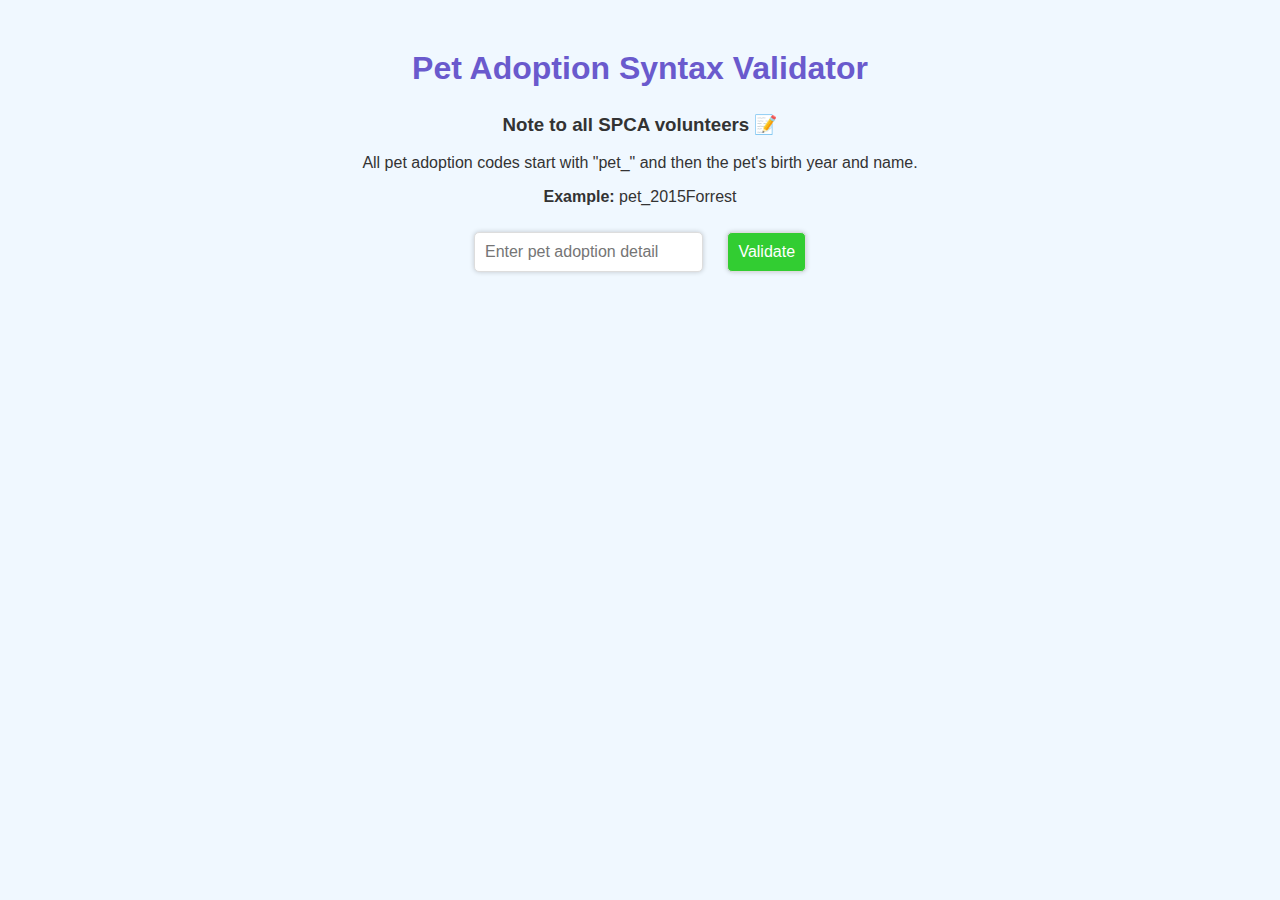
<file: module 1 jsl01/index.html>
<!DOCTYPE html>
<html>
<head>
    <title>Pet Adoption Validator</title>
    <link rel="stylesheet" href="index.css">
    <script src="script.js" defer></script>
</head>
<body>
    <h2>Pet Adoption Syntax Validator</h2>
    <h3>Note to all SPCA volunteers 📝</h3>
    <p>All pet adoption codes start with "pet_" and then the pet's birth year and name.</p>
    <p><strong>Example:</strong> pet_2015Forrest</p>
    <input type="text" id="petInput" placeholder="Enter pet adoption detail">
    <button onclick="validateSyntax()">Validate</button>
    <p id="result"></p>
</body>
</html>
</file>
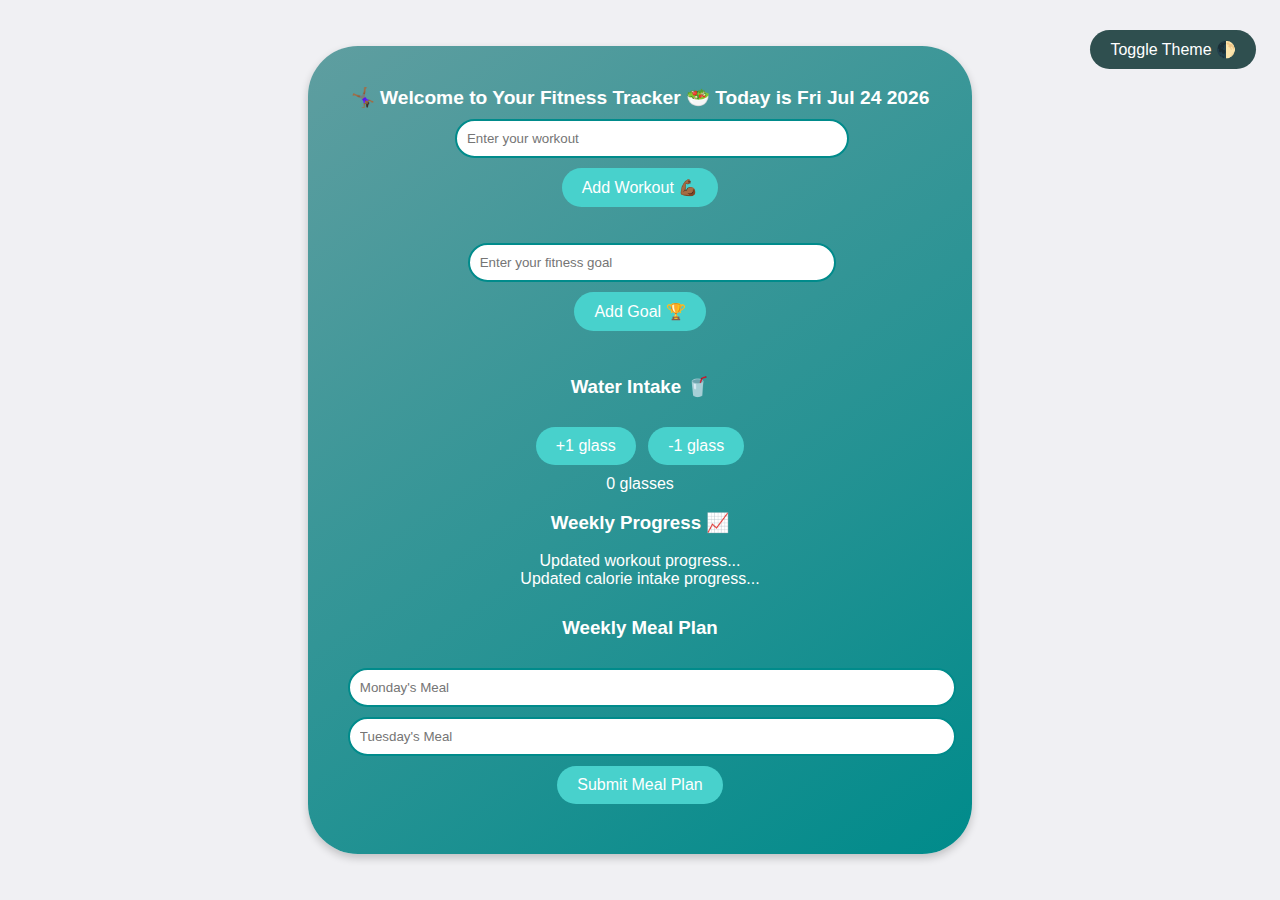
<file: module 2 JSL02/index.html>
<!DOCTYPE html>
<html lang="en">
<head>
    <meta charset="UTF-8">
    <meta name="viewport" content="width=device-width, initial-scale=1.0">
    <title>Fitness Tracker 🏋🏾🏋🏻‍♂️🏋🏽‍♀️</title>
    <link rel="stylesheet" href="index.css"> 
</head>
<body>
    <div id="watch-container">
        <!-- Lesson 1: Introduction to the DOM -->
        <div id="welcomeMessage"></div>

        <!-- Lesson 2: Selecting and Manipulating Elements -->
        <div>
            <input type="text" id="workoutInput" placeholder="Enter your workout">
            <button id="submitWorkout">Add Workout 💪🏾</button>
            <ul id="workoutList"></ul>
        </div>

        <!-- Lesson 3: Creating and Removing Elements -->
        <div>
            <input type="text" id="goalInput" placeholder="Enter your fitness goal">
            <button id="submitGoal">Add Goal 🏆</button>
            <ul id="goalList"></ul>
        </div>

        <!-- Lesson 4: Event Handling -->
        <div>
            <h3>Water Intake 🥤</h3>
            <button id="increaseWater">+1 glass</button>
            <button id="decreaseWater">-1 glass</button>
            <div id="waterIntakeDisplay">0 glasses</div>
        </div>

        <!-- Lesson 5: Advanced DOM Manipulation -->
        <!-- Weekly progress charts (mockup) -->
        <div>
            <h3>Weekly Progress 📈</h3>
            <div id="workoutProgress">Workout progress will appear here...</div>
            <div id="calorieIntakeProgress">Calorie intake progress will appear here...</div>
        </div>

        <!-- Lesson 6: CSS Manipulation via JavaScript -->
        <button id="themeToggle">Toggle Theme 🌓</button>

        <!-- Lesson 7: Handling Forms and User Input -->
        <form id="mealPlanForm">
            <h3>Weekly Meal Plan</h3>
            <input type="text" placeholder="Monday's Meal" required>
            <input type="text" placeholder="Tuesday's Meal" required>
            <!-- Additional days omitted for brevity -->
            <button type="submit">Submit Meal Plan</button>
        </form>

        <!-- Lesson 8: Debugging the DOM -->
        <!-- No additional HTML for Lesson 8, as it focuses on debugging -->
    </div>
    <script src="index.js"></script> <!-- Link to JavaScript file -->
</body>
</html>
</file>
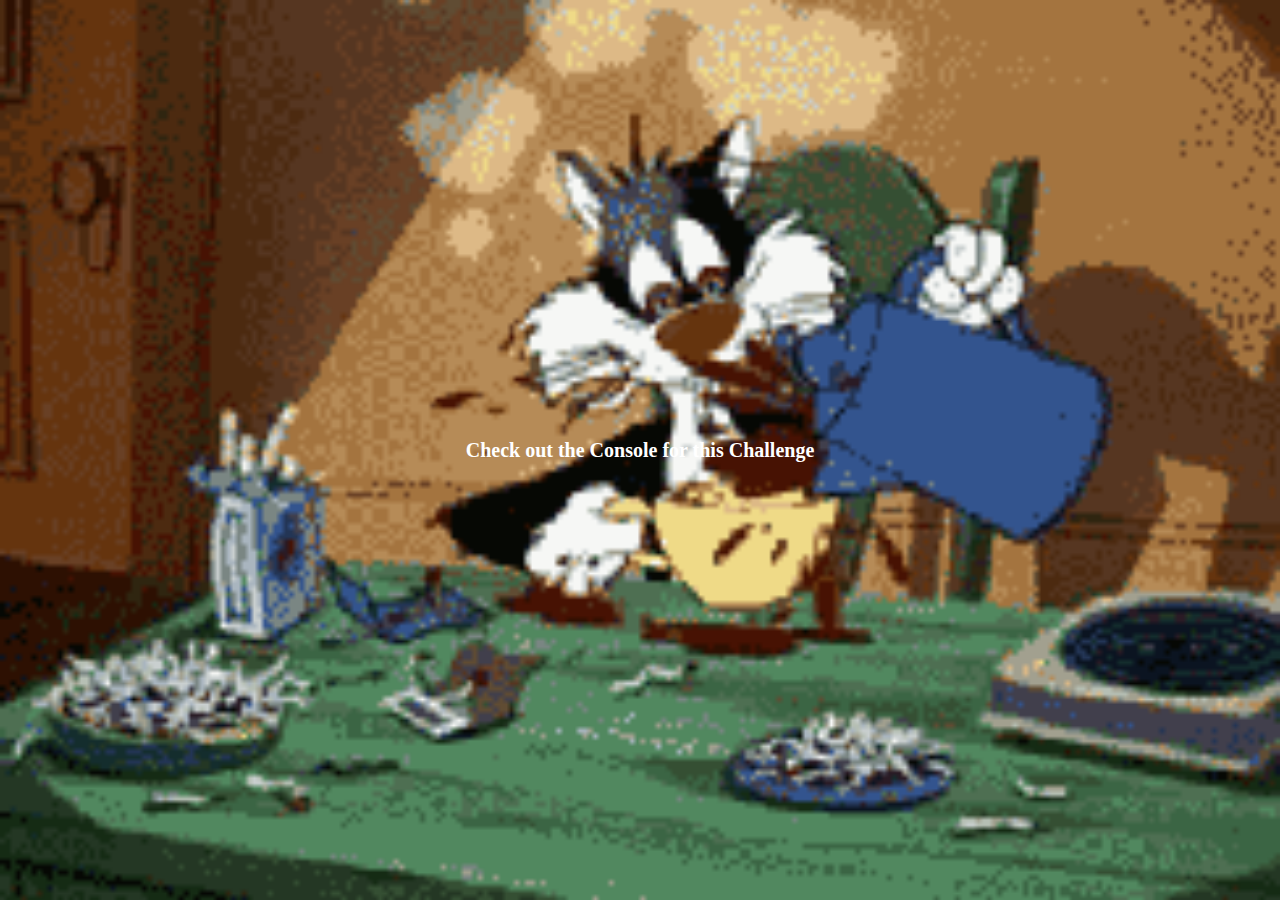
<file: Module 4 JSL04/index.html>
<!doctype html>
<html>
    <head>
        <title></title>
        <link rel="stylesheet" href="index.css">
    </head>
    <body>
        <h1>Check out the Console for this Challenge</h1>
        <script src="index.js"></script>
    </body>
</html>
</file>
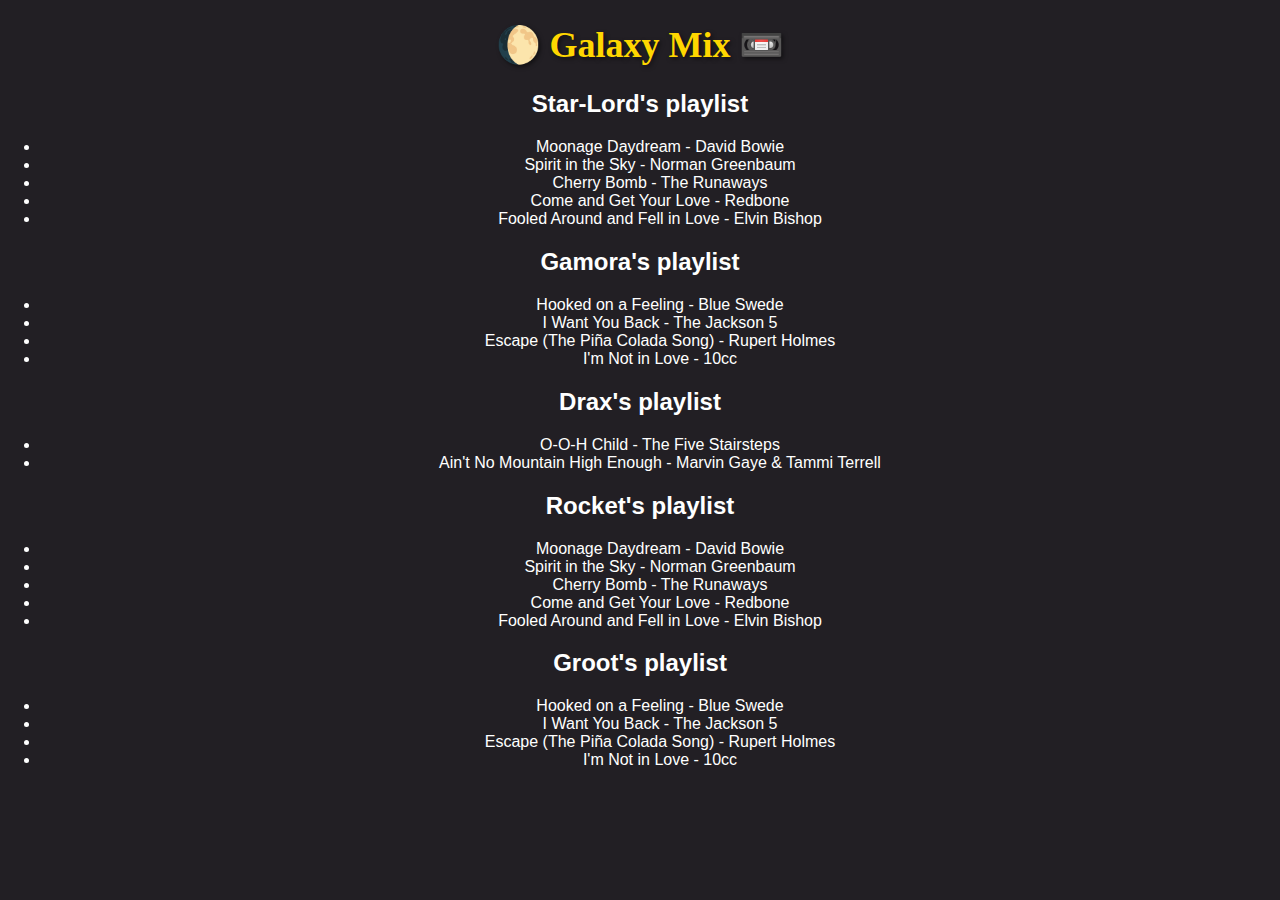
<file: Module 5 JSL05/index.html>
<!DOCTYPE html>
<html lang="en">
<head>
    <meta charset="UTF-8">
    <meta name="viewport" content="width=device-width, initial-scale=1.0">
    <title>Guardians' Playlist Generator</title>
    <link rel="stylesheet" href="index.css">
</head>
<body>
    <h1>🌔 Galaxy Mix 📼</h1>
    <div id="playlists"></div>
    <script src="index.js"></script>
</body>
</html>
</file>
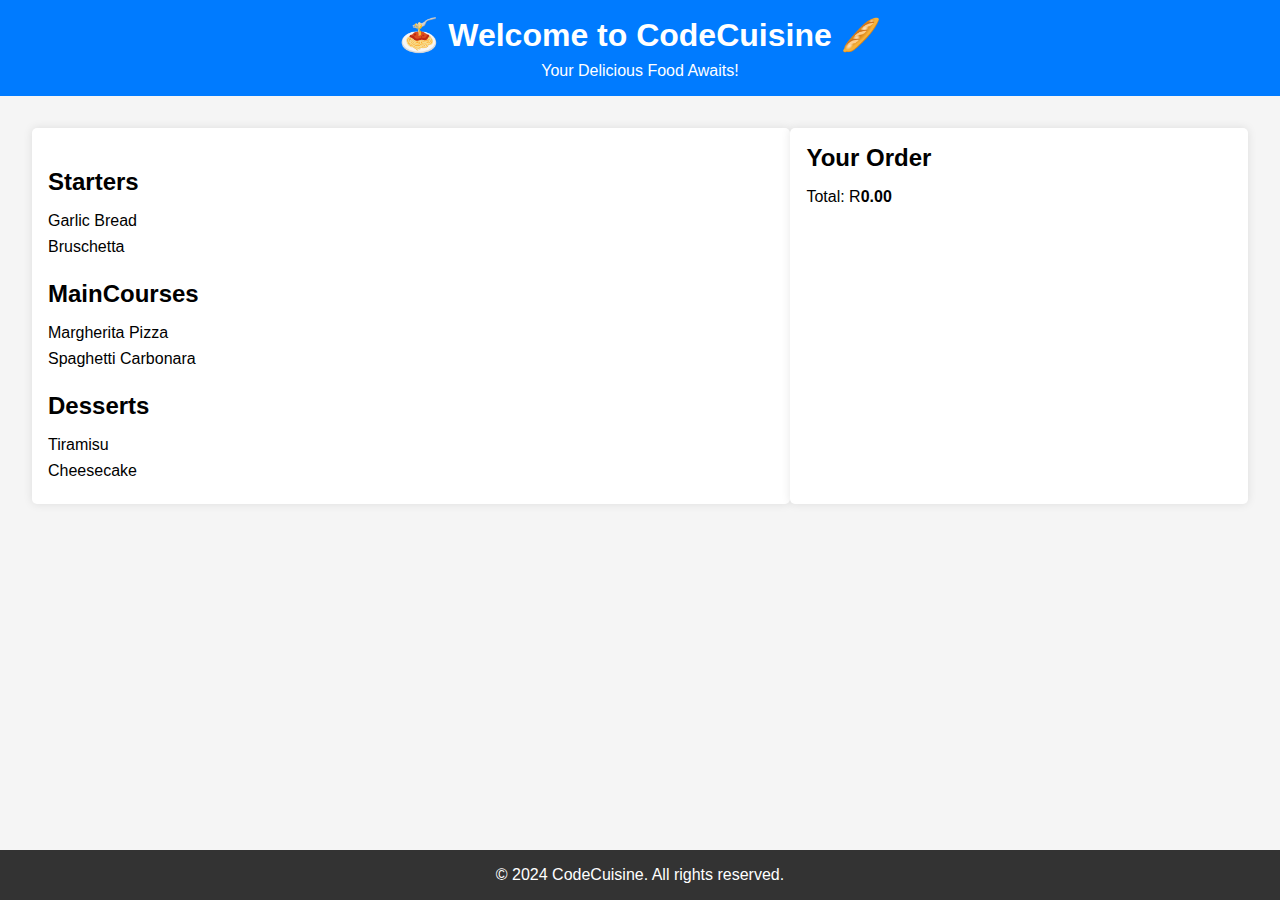
<file: Module 6 JSL06/index.html>
<!DOCTYPE html>
<html lang="en">
<head>
    <meta charset="UTF-8">
    <meta name="viewport" content="width=device-width, initial-scale=1.0">
    <link rel="stylesheet" href="index.css">
    <title>CodeCuisine Menu</title>
</head>
<body>
    <header>
        <h1>🍝 Welcome to CodeCuisine 🥖</h1>
        <p>Your Delicious Food Awaits!</p>
    </header>
    <main>
        <section id="menu">
            <div id="menu-container"></div>
            <div id="order-container"></div>
            <!-- Menu items will be dynamically generated here -->
        </section>
        <section id="order">
            <h2>Your Order</h2>
            <ul id="order-items">
                <!-- Order items will be displayed here -->
            </ul>
            <p>Total: R<span id="order-total">0.00</span></p>
        </section>
    </main>
    <footer>
        <p>&copy; 2024 CodeCuisine. All rights reserved.</p>
    </footer>
    <script src="index.js"></script>
</body>
</html>
</file>
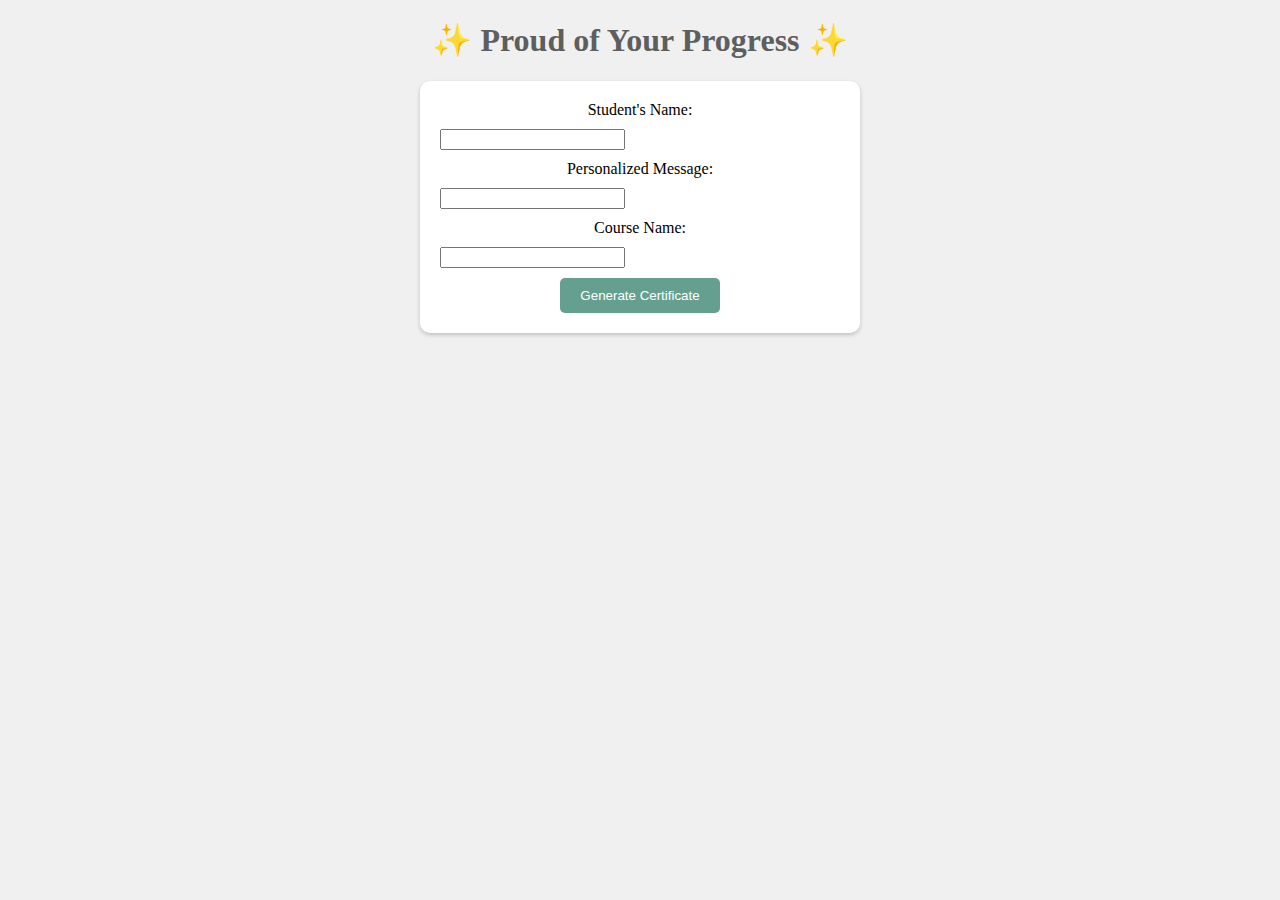
<file: SHATH0327_FTO2405_GroupA_ShalinThomas_JSL07/index.html>
<!-- HTML -->
<!DOCTYPE html>
<html lang="en">
<head>
    <meta charset="UTF-8">
    <meta name="viewport" content="width=device-width, initial-scale=1.0">
    <link rel="stylesheet" href="index.css">
    <title>Proud of Your Progress Cards</title>
</head>
<body>
    <h1>✨ Proud of Your Progress ✨</h1>
    
    <form id="cardForm">
        <label for="studentName">Student's Name:</label>
        <input type="text" id="studentName" required>

        <label for="personalMessage">Personalized Message:</label>
        <input type="text" id="personalMessage" required>
        
        <label for="courseName">Course Name:</label>
        <input type="text" id="courseName" required>

        <button type="submit">Generate Certificate</button>
    </form>

    <!-- Modal for displaying certificates -->
    <div id="modal" class="modal">
        <div class="modal-content">
            <span class="close">&times;</span>
            <div id="certificateContent">
                <!-- Certificate content will appear here -->
            </div>
        </div>
    </div>

    <script src="index.js"></script>
</body>
</html>
</file>
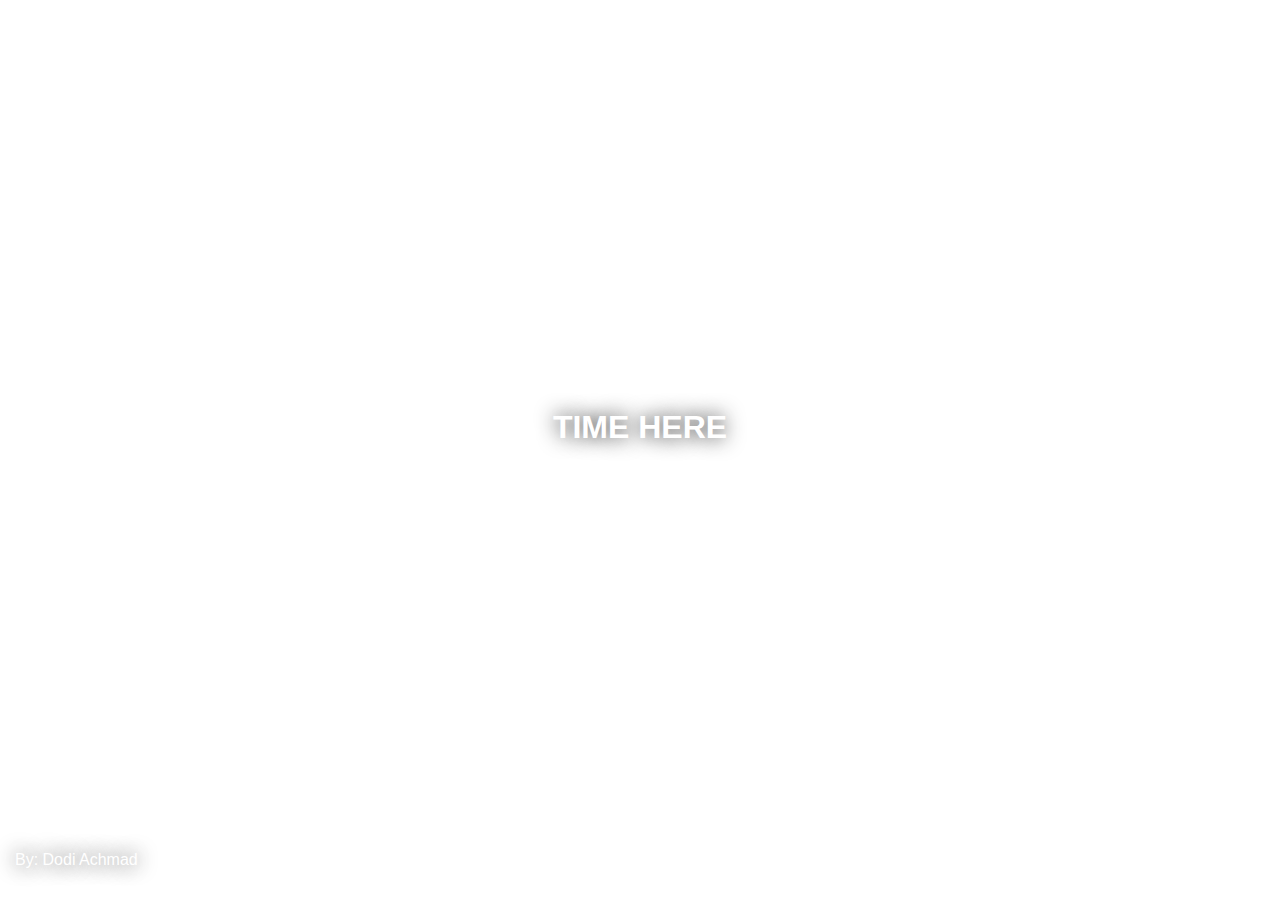
<file: SHATH0327_FTO2405_GroupA_ShalinThomas_JSL09/index.html>
<html>
    <head>
        <link rel="stylesheet" href="index.css">
    </head>
    <body>
        <main>    
            <div class="top">
                <div id="crypto">
                    <div id="crypto-top"></div>
                </div>
                <div id="weather"></div>
            </div>
            
            <h1 id="time" class="time">TIME HERE</h1>
            <p id="author"></p>
        </main>
        <script src="index.js"></script>
    </body>
</html>
</file>
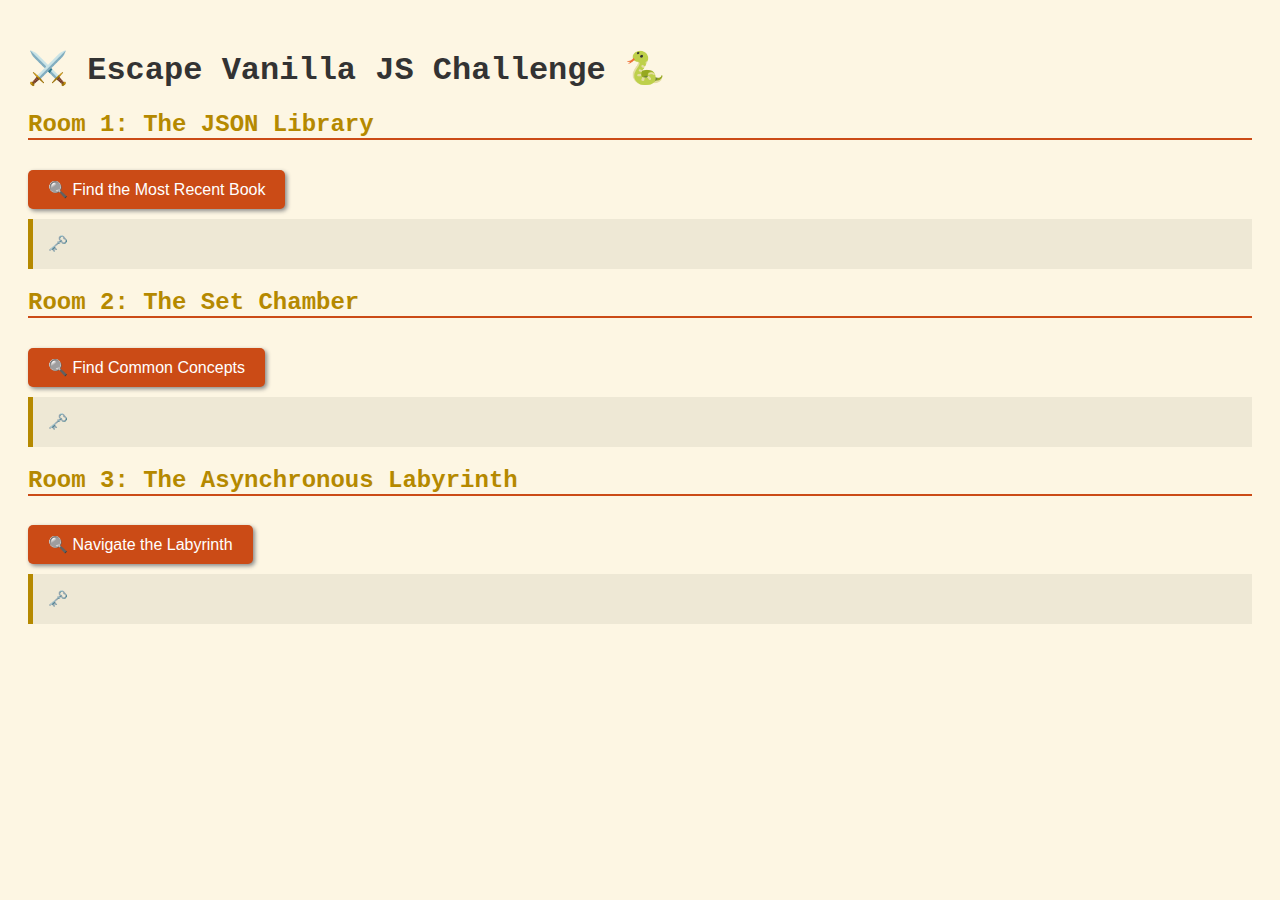
<file: SHATH0327_FTO2405_GroupA_ShalinThomas_JSL10/index.html>
<!DOCTYPE html>
<html lang="en">
<head>
    <meta charset="UTF-8">
    <meta name="viewport" content="width=device-width, initial-scale=1.0">
    <title>Escape Vanilla JS Challenge</title>
    <link rel="stylesheet" href="styles.css">
</head>
<body>
    <h1>⚔️ Escape Vanilla JS Challenge 🐍</h1>
    <h2>Room 1: The JSON Library</h2>
    <button id="solveRoom1">Find the Most Recent Book</button>
    <p id="room1Result"></p>

    <h2>Room 2: The Set Chamber</h2>
    <button id="solveRoom2">Find Common Concepts</button>
    <p id="room2Result"></p>

    <h2>Room 3: The Asynchronous Labyrinth</h2>
    <button id="solveRoom3">Navigate the Labyrinth</button>
    <p id="room3Result"></p>

    <script src="escapeVanillaJS.js"></script>
</body>
</html>
</file>
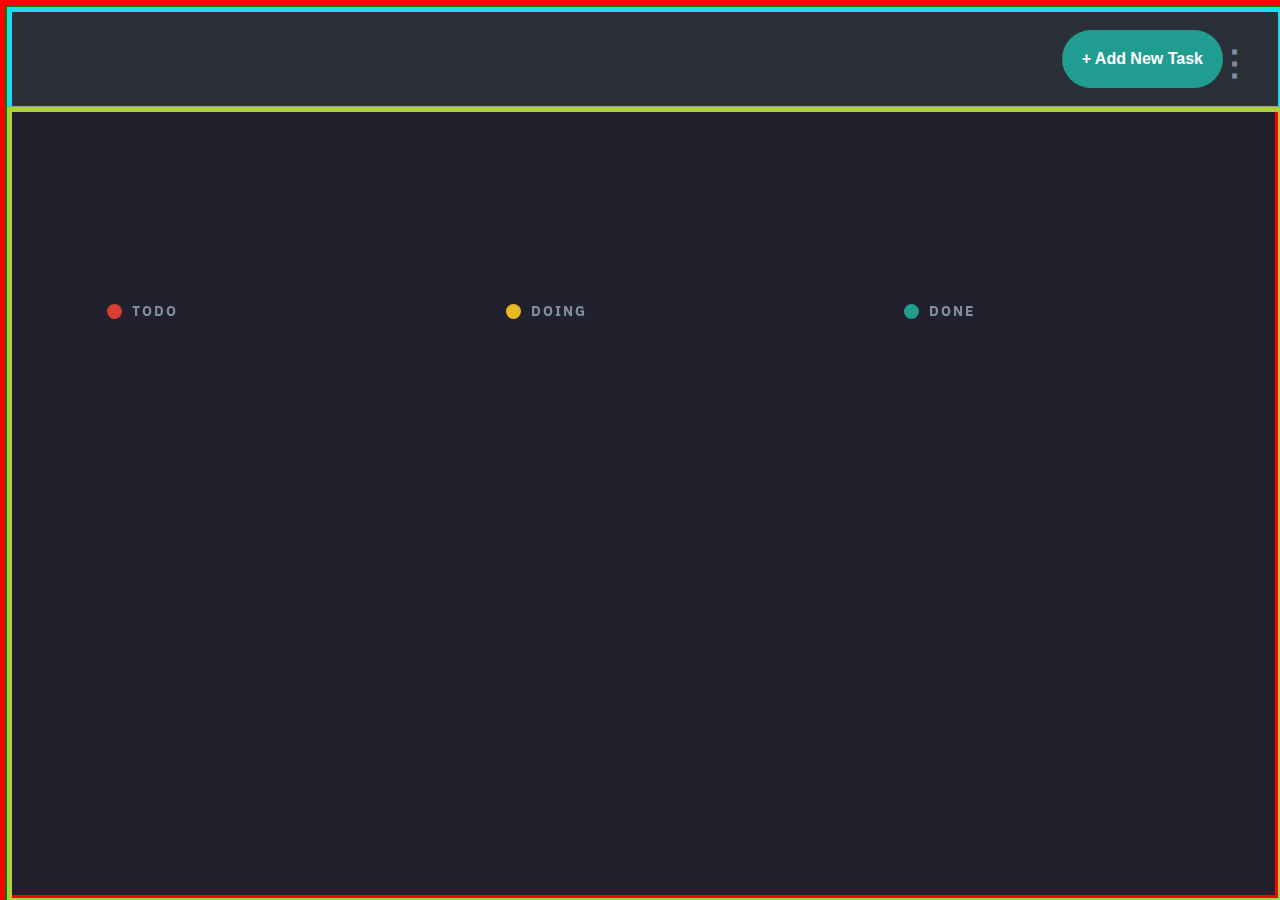
<file: StudentNo_FTO2405_GroupA_Shalin Thomas_JSL11/index.html>
<!DOCTYPE html>
<!-- index.html -->
<html lang="en">

<head>
    <meta charset="UTF-8">
    <meta name="viewport" content="width=device-width, initial-scale=1">
    <!-- Page Styling: Links to external CSS for page styling and fonts. -->
    <style>
        @import url('https://fonts.googleapis.com/css2?family=Comic+Neue:ital,wght@0,300;0,400;0,700;1,300;1,400;1,700&family=IBM+Plex+Sans:ital,wght@0,100;0,200;0,300;0,400;0,500;0,600;0,700;1,100;1,200;1,300;1,400;1,500;1,600;1,700&display=swap');
    </style>
    <link rel="stylesheet" href="./index.css">
    <link rel="icon" type="image/png" sizes="32x32" href="./assets/favicon-32x32.svg">
    <title>Agile Board Task Management</title>
</head>

<body>
    <!-- Navigation Sidebar: Contains the logo, navigation links for boards, and theme toggle. -->
    <nav class="side-bar" id="side-bar-div">
        <div id="side-logo-div">
            <img id="logo" src="./assets/logo-dark.svg" alt="logo-dark">
        </div>

        <div class="boards-nav-links-div" id="boards-nav-links-div">
            <h4 id="headline-sidepanel">ALL BOARDS</h4>
        </div>
        <div class="side-bar-bottom">
            <div class="toggle-div">
                <img src="./assets/icon-dark-theme.svg" id="icon-dark" alt="icon-dark-theme">
                <input type="checkbox" id="switch" />
                <label for="switch" id="label-checkbox-theme"></label>
                <img src="./assets/icon-light-theme.svg" id="icon-light" alt="icon-light-theme">
            </div>
            <div class="hide-side-bar-div">
                <img src="./assets/icon-hide-sidebar.svg" alt="icon-hide-sidebar">
                <button id="hide-side-bar-btn">Hide Sidebar</button>
            </div>
        </div>
    </nav>
    <button id="show-side-bar-btn">
        <img src="./assets/icon-show-sidebar.svg" alt="icon-show-sidebar">
    </button>

    <!-- Main Layout: Header with board title, add task button, and main content area for task columns. -->
    <div id="layout">
        <header id="header" class="sticky-header">
            <div class="header-name-div">
                <img src="./assets/logo-mobile.svg" alt="logo-mobile" class="logo-mobile">
                <h2 class="header-board-name" id="header-board-name"></h2>
                <button class="dropdownBtn" id="dropdownBtn">
                    <img src="./assets/icon-chevron-down.svg" alt="icon-chevron-down" class="icon-chevron-down" id="dropDownIcon">
                </button>
            </div>
            <button id="add-new-task-btn" class="primary-btn">+ Add New Task</button>
            <button class="edit-btn" id="edit-board-btn">
                <p id="three-dots-icon">&#8942;</p>
            </button>
            <div id="editBoardDiv" class="editBtnsDiv">
                <button class="editBtns" id="deleteBoardBtn">Delete Board</button>
            </div>
        </header>

        <div class="container">
            <main class="card-column-main">
                <!-- Task Columns: Display tasks grouped by status (TODO, DOING, DONE). -->
                <div class="column-div" data-status="todo">
                    <div id="todo-head-div" class="column-head-div">
                        <span class="dot" id="todo-dot"></span>
                        <h4 id="toDoText" class="columnHeader">TODO</h4>
                    </div>
                    <!-- Tasks container for TODO -->
                    <div class="tasks-container"></div>
                </div>
                <!-- DOING Column -->
                <div class="column-div" data-status="doing">
                    <div id="doing-head-div" class="column-head-div">
                        <span class="dot" id="doing-dot"></span>
                        <h4 id="doingText" class="columnHeader">DOING</h4>
                    </div>
                    <!-- Tasks container for DOING -->
                    <div class="tasks-container"></div>
                </div>
                <!-- DONE Column -->
                <div class="column-div" data-status="done">
                    <div id="done-head-div" class="column-head-div">
                        <span class="dot" id="done-dot"></span>
                        <h4 id="doneText" class="columnHeader">DONE</h4>
                    </div>
                    <!-- Tasks container for DONE -->
                    <div class="tasks-container"></div>
                </div>
            </main>
        </div>
    </div>

    <!-- New Task Modal: Form for adding a new task. -->
    <form class="modal-window" id="new-task-modal-window">
        <h4 class="modal-title">Add New Task</h4>
        <div class="input-div">
            <label class="label-modal-window" id="modal-title-input" for="title-input">Title</label>
            <input type="text" class="modal-input" id="title-input" placeholder="e.g. Take a little break">
        </div>
        <div class="input-div">
            <label class="label-modal-window" id="modal-desc-input" for="desc-input">Description</label>
            <textarea name="description" id="desc-input" placeholder="e.g. Pet your dog, have a cup of coffee, dance to your favourite song and come back to conquer this challenge. 💪🏾"></textarea>
        </div>
        <div class="input-div">
            <label class="label-modal-window" id="modal-select-status" for="select-status">Status</label>
            <select name="status" id="select-status">
                <option value="todo">todo</option>
                <option value="doing">doing</option>
                <option value="done">done</option>
            </select>
        </div>
        <div class="button-group">
            <button type="submit" class="submit-btn" id="create-task-btn">Create Task</button>
            <button type="button" class="submit-btn" id="cancel-add-task-btn">Cancel</button>
        </div>
    </form>

    <!-- Edit Task Modal: Form for editing an existing task's details. -->
    <div class="edit-task-modal-window">
        <form id="edit-task-form">
            <div class="edit-task-div" id="edit-task-header">
                <input type="text" id="edit-task-title-input" class="task-title-input" placeholder="Task Title">
                <button id="edit-btn" class="edit-btn"></button>
            </div>
            <div class="edit-task-div">
                <textarea id="edit-task-desc-input" class="edit-task-description-input" placeholder="Task Description"></textarea>
            </div>
            <div class="edit-task-div">
                <label class="label-modal-window" for="edit-select-status">Current Status</label>
                <select name="status" id="edit-select-status">
                    <option value="todo">todo</option>
                    <option value="doing">doing</option>
                    <option value="done">done</option>
                </select>
            </div>
            <div class="edit-task-div button-group">
                <button type="button" class="editBtns" id="save-task-changes-btn">Save Changes</button>
                <button type="button" class="editBtns" id="cancel-edit-btn">Cancel</button>
                <button type="button" class="editBtns" id="delete-task-btn">Delete Task</button>
            </div>
        </form>
    </div>


    <div id="filterDiv"></div>

    <!-- JavaScript Import -->
    <script type="module" src="./index.js"></script>
</body>

</html>
</file>
<file: module 1 jsl01/index.css>
body {
    font-family: 'Arial', sans-serif;
    text-align: center;
    margin-top: 50px;
    background-color: #f0f8ff;
    color: #333;
}

h2 {
    font-size: 2em;
    color: #6a5acd;
}

input, button {
    font-size: 1em;
    padding: 10px;
    margin: 10px;
    border-radius: 5px;
    border: 1px solid #ddd;
    box-shadow: 0px 0px 5px rgba(0,0,0,0.2);
}

button {
    background-color: #32cd32;
    color: white;
    cursor: pointer;
    transition: background-color 0.3s ease;
}

button:hover {
    background-color: #228b22;
}

#result {
    font-size: 2em;
    margin-top: 20px;
}

.valid {
    color: #008000;
}

.invalid {
    color: #ff4500;
}

.emoji {
    font-size: 1.5em;
}
</file>
<file: module 2 JSL02/index.css>
body, html {
    height: 100%;
    margin: 0;
    display: flex;
    justify-content: center;
    align-items: center;
    background: #f0f0f3;
    font-family: 'Segoe UI', Tahoma, Geneva, Verdana, sans-serif;
    transition: background 0.3s ease, color 0.3s ease; /* Smooth transition for background and color changes */
}

#watch-container { 
    border-radius: 50px;
    background: linear-gradient(145deg, #5f9ea0, #008b8b);
    box-shadow: 0 4px 8px rgba(0, 0, 0, 0.2);
    display: flex;
    justify-content: center;
    align-items: center;
    flex-direction: column;
    padding: 40px;
    color: #ffffff;
    text-align: center;
}

button {
    background-color: #48d1cc;
    border: none;
    border-radius: 20px;
    color: white;
    padding: 10px 20px;
    text-align: center;
    text-decoration: none;
    display: inline-block;
    font-size: 16px;
    margin: 10px 4px;
    cursor: pointer;
    transition: background 0.3s ease;
}

button:hover {
    background-color: #20b2aa;
}

input[type="text"], form {
    width: 100%;
    margin-top: 10px;
}

input[type="text"] {
    border: 2px solid #008b8b;
    border-radius: 20px;
    padding: 10px;
    background-color: #ffffff;
    color: #333;
}

ul {
    padding: 0;
    list-style-type: none;
}

#themeToggle {
    position: absolute;
    top: 20px;
    right: 20px;
    background: #2f4f4f;
    color: white; /* Ensure the toggle button text is visible */
}

.dark-theme {
    color: #dcdcdc; /* Lighter font color for readability in dark mode */
}

.dark-theme #watch-container {
    background: linear-gradient(145deg, #243b55, #141e30);
}

.dark-theme button {
    background-color: #556;
    color: #ccc;
}

.dark-theme input[type="text"] {
    background-color: #333;
    color: #ccc;
    border-color: #444;
}

.dark-theme #themeToggle {
    background: #444;
}


#welcomeMessage {
    font-size: 1.2em;
    font-weight: 600;
    
}
</file>
<file: Module 5 JSL05/index.css>
body {
    font-family: 'Arial', sans-serif;
    background-color: #221f24; /* Dark purple background */
    color: #fff;
    text-align: center;
    margin: 0;
    padding: 0;
}

h1 {
    color: #FFD700; /* Gold color for headings */
    font-family: 'Pacifico', cursive; /* Fun font for headings */
    font-size: 36px; /* Larger font size */
    text-shadow: 2px 2px 4px rgba(0, 0, 0, 0.5); /* Text shadow for headings */
}

.playlist {
    margin: 20px;
    padding: 20px; /* Increased padding */
    background-color: #6A5ACD; /* Purple background for playlists */
    display: inline-block;
    border-radius: 10px; /* Rounded corners */
    box-shadow: 0px 4px 8px rgba(0, 0, 0, 0.2); /* Box shadow for playlists */
}

.song {
    margin: 10px 0; /* Increased margin */
}

.song-title {
    font-weight: bold;
    color: #FFD700; /* Gold color for song titles */
    text-decoration: underline; /* Underline effect for song titles */
}

.song-title:hover {
    text-decoration: none; /* Remove underline on hover */
    color: #00FF00; /* Green color on hover */
}
</file>
<file: SHATH0327_FTO2405_GroupA_ShalinThomas_JSL07/index.css>
body {
    font-family: 'Raleway', serif;
  text-align: center;
  background-color: #f0f0f0;
  margin: 0;
  padding: 0;
}

h1 {
  color: #333;
}

#cardForm {
  margin: 20px auto;
  max-width: 400px;
  padding: 20px;
  background-color: #fff;
  border-radius: 10px;
  box-shadow: 0 2px 4px rgba(0, 0, 0, 0.2);
}

label,
input {
  display: block;
  margin-bottom: 10px;
}

button {
  background-color: #0074e4;
  color: #fff;
  border: none;
  border-radius: 5px;
  padding: 10px 20px;
  cursor: pointer;
  transition: background-color 0.3s;
}

button:hover {
  background-color: #0056a7;
}

/* Certificate Modal */

.modal {
    max-width: 800px;
    margin: 0 auto; /* Center horizontally */
    position: fixed;
    top: 50%; /* Center vertically */
    left: 50%; /* Center horizontally */
    transform: translate(-50%, -50%); /* Center both vertically and horizontally */
    z-index: 1;
  }
  
  .modal-content {
    background-color: #fff;
    padding: 40px;
    border-radius: 15px;
    box-shadow: 0 4px 8px rgba(0, 0, 0, 0.3);
    position: relative;
    border: 3px solid #659f8f;
  }
  

.modal-content::before {
  content: "";
  position: absolute;
  top: -2px; right: -2px; bottom: -2px; left: -2px;
  z-index: -1;
  background: linear-gradient(#659f8f, #5d5f5e);
  border-radius: 15px;
}

.modal-content::after {
  content: "";
  position: absolute;
  top: -1px; right: -1px; bottom: -1px; left: -1px;
  z-index: -2;
  background: #fff;
  border: 1px solid #dc7f5f;
  border-radius: 15px;
}

#certificateContent {
  font-family: 'Raleway', serif;
  color: #333;
  padding: 20px;
  background-color: #f9f9f9;
  border: 2px solid #dc7f5f;
  border-radius: 10px;
  margin: 20px 0;
}

h1, .modal-content h2, .modal-content p {
  color: #5d5f5e;
}

.close {
  color: #dc7f5f;
}

/* Adding a fancy border to the certificate content */
#certificateContent img {
 max-width: 60%;
 max-height: 50%;
 display: block;
 margin: 10px auto;
}

/* Adjust button styles to fit the theme */
button {
  background-color: #659f8f;
  color: #fff;
}

button:hover {
  background-color: #5d5f5e;
}
</file>
<file: SHATH0327_FTO2405_GroupA_ShalinThomas_JSL09/index.css>
* {
    box-sizing: border-box;
}    

body {
    margin: 0;
    background: no-repeat center center fixed; 
    -webkit-background-size: cover;
    -moz-background-size: cover;
    -o-background-size: cover;
    background-size: cover;
    color: white;
    font-family: Arial, Helvetica, sans-serif;
    text-shadow: 0px 0px 20px #242424;
}

main {
    padding: 15px;
    height: 100vh;
    display: flex;
    flex-direction: column;
    justify-content: space-between;
}

div.top {
    display: flex;
    justify-content: space-between;
}

h1.time {
    text-align: center;
}

div#crypto {
    font-size: 1.3rem;
}

div#crypto > p {
    margin: 0;
}

div#crypto-top {
    display: flex;
    align-items: center;
    margin-bottom: 5px;
}

div#crypto-top > span {
    margin-left: 10px;
}

div#weather {
    display: flex;
    align-items: center;
    flex-wrap: wrap;
    justify-content: flex-end;
    align-self: flex-start;
}

div#weather > img {
    width: 70px;
}

p.weather-city {
    width: 100%;
    text-align: right;
    margin: 0;
    margin-top: -10px;
}

p.weather-temp {
    margin: 0;
    font-size: 1.7rem;
    margin-left: -10px;
}
</file>
<file: SHATH0327_FTO2405_GroupA_ShalinThomas_JSL10/styles.css>
body {
    font-family: 'Courier New', Courier, monospace;
    background-color: #fdf6e3; /* Sand color, evoking desert adventures */
    color: #333; /* Dark text for contrast */
    padding: 20px;
}

h2 {
    color: #b58900; /* Gold color for headings */
    border-bottom: 2px solid #cb4b16; /* Darker orange underline for emphasis */
}

button {
    background-color: #cb4b16; /* Rusty red, reminiscent of archaeological sites */
    color: white;
    border: none;
    padding: 10px 20px;
    cursor: pointer;
    font-size: 16px;
    border-radius: 5px;
    margin-top: 10px;
    box-shadow: 2px 2px 4px #888888;
}

button:hover {
    background-color: #dc322f; /* Slightly brighter red for hover effect */
}

p {
    background-color: #eee8d5; /* Light sand color for paragraph backgrounds */
    padding: 15px;
    border-left: 5px solid #b58900; /* Gold color for a touch of adventure */
}

/* Adding Indiana Jones themed emojis */
button:before {
    content: '🔍 ';
}

#room1Result:before, #room2Result:before, #room3Result:before {
    content: '🗝️ ';
}

/* Styling for results to stand out */
#room1Result, #room2Result, #room3Result {
    margin-top: 10px;
    color: #2aa198; /* Calm teal for results, suggesting oasis or treasure */
    font-weight: bold;
}
</file>
<file: StudentNo_FTO2405_GroupA_Shalin Thomas_JSL11/index.css>
/* index.css */
*,
*::before,
*::after {
  box-sizing: inherit;
}

:root {
  --primary-color: #2b2f37;
  --secondary-color: #21202c;
  --primary-font-color: white;
  --secondary-font-color: #828fa3;
  --primary-box-shadow: 0px 8px 18px 0px rgba(45, 45, 60, 0.56);
}

.light-theme {
  --primary-color: #ffffff;
  --secondary-color: #e6e6e6;
  --primary-font-color: #000000;
  --secondary-font-color: #828fa3;
  --primary-box-shadow: 0px 8px 18px 0px rgba(176, 176, 188, 0.56);
}

body {
  font-family: 'IBM Plex Sans', sans-serif;
  display: flex;
  min-height: 100vh;
  flex-direction: row;
  margin: 0;
  border: 5px solid red; 
  background-color: var(--secondary-color);
  box-sizing: border-box;
  width: 100%;
}

#layout {
  position: fixed; 
  height: 100%; 
  width: 100%;
  display: flex;
  flex: 1;
  flex-direction: column;
  border: 2px solid green; 
  overflow-x: hidden
}

.side-bar {
  /*  */
  background-color: var(--primary-color);
  border: 5px solid rgb(0, 0, 0); 
  border-right: 0.1px solid #979797;
  flex: 0.8; 
  display: none;
  flex-direction: column;
  gap: 50px;
  padding-left: 50px; 
  padding-right: 20px;
  height: 100vh;
  overflow-x: hidden; 
  margin-right: 0;
  padding: 0 12px 0 26px; 
  width: 350px;
}

.boards-nav-links-div {
  display: flex;
  flex-direction: column;
  color: var(--primary-font-color);
  gap: 18px;
  height: 200px;
}

#create-board-btn {
  order: -3; 
  display: flex;
  flex-direction: row;
  justify-content: flex-start;
  align-items: center;
  gap: 10px;
  margin: 0;
  border-radius: 0 20px 20px 0;
  height: 40px;
  background-color: transparent;
  border: 0;
  color: #219C90;
  font-size: 16px;
  cursor: pointer;
  overflow: hidden;
  font-weight: 500;
  padding: 28px 12px 28px 50px;
}

.icon-new-board {
  filter: invert(21%) sepia(95%) saturate(5663%) hue-rotate(150deg)
    brightness(88%) contrast(88%);
}


.board-btn {
  font-family: inherit;
  display: flex;
  flex-direction: row;
  justify-content: flex-start;
  align-items: center;
  gap: 10px;
  margin: 0;
  border-radius: 0 20px 20px 0;
  height: 40px;
  background-color: #21202c;
  border: 0;
  color: var(--secondary-font-color);
  font-size: 20px;
  cursor: pointer;
  overflow: hidden;
  font-weight: 500;
  padding: 28px 12px 28px 50px;
}

.active {
  background-color: #219C90;
  color: white;
  font-weight: 500;
  padding: 28px 12px 28px 50px;
}

.active .icon-board {
  filter: brightness(0) invert(1);
  /* Change the color of the icon to white */
}

#headline-sidepanel {
  padding: 0 12px 0 50px;
}

.column-head-div {
  display: flex;
  align-items: center;
  gap: 10px;
}

#todo-dot {
  background-color: #D83F31;
}

#doing-dot {
  background-color: #E9B824;
}

#done-dot {
  background-color: #219C90;
}

h4 {
  color: var(--secondary-font-color);
  font-size: 14px;
  letter-spacing: 2px;
}

.dot {
  height: 15px;
  width: 15px;
  background-color: #fdf8f8;
  border-radius: 50%;
  display: inline-block;
}

.hide-side-bar-div {
  display: flex;
  flex-direction: row;
  justify-content: flex-start;
  margin-left: 50px;
}

#show-side-bar-btn {
  border: none;
  width: 50px;
  height: 40px;
  z-index: 2;
  position: absolute;
  bottom: 45px;
  border-radius: 0 20px 20px 0;
  background-color: #219C90;
  display: none;
  cursor: pointer;
}

#hide-side-bar-btn {
  font-family: inherit;
  color: var(--primary-font-color);
  background-color: transparent;
  border: 0;
  color: var(--secondary-font-color);
  cursor: pointer;
}

h4 {
  margin-bottom: 0;
  margin-top: 0;
}

#side-logo-div {
  margin-top: 40px;
  display: flex;
  justify-content: flex-start;
  padding: 0 12px 0 50px;
}

#logo {
  width: 90%;
}

header {
  display: flex;
  justify-content: center;
  justify-content: space-between;
  align-items: center;
  background-color: var(--primary-color);
  height: 100px;
  border: 5px solid rgb(29, 220, 237); 
  padding-left: 30px;
  padding-right: 35px;
  border-bottom: 0.1px solid #979797;
  width: 100%;
  right: 0;
  color: var(--primary-font-color);
  font-size: 30px;
  font-weight: 600;
  box-sizing: border-box;
  position: relative;
}

#add-new-task-btn {
  background-color: #219C90;
  color: white;
  border-radius: 30px;
  border: 0;
  font-size: 16px;
  padding: 18px;
  padding-left: 35px;
  padding-right: 35px;
  font-weight: 600;
  cursor: pointer;
  margin-right: 20px;
}

.container {
  display: flex;
  flex-direction: column;
  flex: 5; 
  border: 5px solid rgb(170, 211, 58); 
  padding-top: 130px; 
  padding-left: 35px;
  max-height: auto;
  overflow: auto; 
  box-sizing: border-box;
}

.card-column-main {
  display: flex;
  flex-direction: row;
}

.column-div {
  flex: 1;
  display: flex;
  flex-direction: column;
  gap: 20px;
  padding: 20px;
  padding-left: 12px;
  padding-right: 50px;
  width: 400px;
}

.task-div {
  display: flex;
  justify-content: flex-start;
  align-items: center;
  flex-wrap: wrap;
  padding-left: 15px;
  width: 100%;
  background-color: var(--primary-color);
  color: var(--primary-font-color);
  height: 90px;
  border-radius: 12px;
  box-shadow: var(--primary-box-shadow);
  cursor: pointer;
  margin-bottom: 15px;
}

.p-task {
  margin-left: 25px;
}

.side-bar-bottom {
  display: flex;
  justify-content: center;
  flex-direction: column;
  gap: 20px;
  margin-top: auto;
  margin-bottom: 40px;
}

/* Edit task */

#create-task-btn,
#cancel-add-task-btn {
  margin-top: 15px;
  flex: 1; /* This will make both buttons flex equally */
}

.button-group {
  display: flex;
  justify-content: space-between; /* This will space out the buttons evenly */
}

.button-group .submit-btn {
  flex: 1; /* This will make both buttons flex equally */
  margin: 0 5px; /* This adds spacing between the buttons */
  max-height: 60px;
}

.button-group .editBtns {
  flex-grow: 1; /* Allows the button to grow */
  margin: 0 10px; /* Add a margin between the buttons */
  padding: 100px 0; /* Adjust padding as necessary */
}

#cancel-add-task-btn {
  background-color: #ea5555;
}

#edit-task-header {
  display: flex;
  flex-direction: row;
}

.task-title {
  color: var(--primary-font-color);
  font-size: 18px;
}

.edit-task-description {
  color: var(--secondary-font-color);
  font-size: 16px;
}

#edit-task-status {
  height: 40px;
  padding: 10px;
  background-color: var(--primary-color);
  border: 1px solid #424852;
  border-radius: 4px;
  color: #fff;
}

.edit-task-div {
  margin-top: 1em;
  display: flex;
  flex-direction: column;
  justify-content: space-between;
  gap: 7px;
}

.edit-task-div.button-group {
  display: flex;
  flex-direction: row; /* Align children horizontally */
  justify-content: space-between; /* Space out the children evenly */
}

.edit-task-div.button-group {
  display: flex;
  flex-direction: row;
  justify-content: space-between;
  padding: 0; /* Ensure no padding is pushing buttons out */
}

.edit-task-div.button-group .editBtns {
  flex: 1; /* Grow and shrink as needed */
  margin: 0 4px; /* Spacing between buttons */
  /* Ensure the padding doesn't push the buttons out of their container */
  padding: 10px 0; /* You can adjust the top and bottom padding as needed */
}


.edit-task-div.button-group .editBtns {
  flex: 1; /* flex-grow: 1, flex-shrink: 1, flex-basis: 0% */
  min-height: 60px;
  margin: 0 4px; /* Adjust as needed for spacing between buttons */
}


.edit-task-modal-window {
  position: fixed;
  top: 50%;
  left: 50%;
  transform: translate(-50%, -50%);
  width: 600px;
  flex-direction: column;
  padding: 30px;
  gap: 20px;
  background-color: var(--primary-color);
  font-weight: 500;
  font-size: 14px;
  border-radius: 10px;
  display: none;
  z-index: 3;
  transition: all 0.3s ease-in;
}

.edit-btn {
  position: absolute;

  background: none;
  border: none;
  cursor: pointer;
  color: var(--secondary-font-color);
  font-size: 30px;
  font-weight: 700;
}

#edit-btn {
  top: 20px;
  right: 20px;
}

#edit-board-btn {
  top: 30px;
  right: 20px;
}

#three-dots-icon {
  display: inline;
  font-size: 35px;
  font-weight: 800;
}

#editBtnsDiv {
  border-radius: 5px;
  border: 2px solid red; 
  position: absolute;
  z-index: 3;
  display: flex;
  flex-direction: column;
  top: 60px;
  right: 20px;
  background: var(--secondary-color);
  align-items: flex-start;
  gap: 10px;
  justify-content: space-around;
  padding: 10px;
  width: 130px;
  display: none;
}

#editBoardDiv {
  position: absolute;
  z-index: 3; 
  display: flex; 
  flex-direction: column;
  top: 110px;
  right: 58px;
  background: var(--primary-color);
  align-items: center;
  gap: 10px;
  justify-content: space-around;
  padding: 10px;
  width: 120px;
  height: 50px;
  border-radius: 8px;
  display: none;
  z-index: 5;
}

#save-task-changes-btn {
  background-color: #219C90;
  color: white;
  border-radius: 30px;
  border: 0;
  font-size: 16px;
  font-weight: 600;
  cursor: pointer;
}

#cancel-edit-btn {
  background-color:#E9B824;
  color: white;
  border-radius: 30px;
  border: 0;
  font-size: 16px;
  font-weight: 600;
  cursor: pointer;
}

#delete-task-btn {
  background-color:#ea5555;
  color: white;
  border-radius: 30px;
  border: 0;
  font-size: 16px;
  font-weight: 600;
  cursor: pointer;
}

#deleteBoardBtn {
  color: var(--primary-font-color);
}

.deleteBoardWindowBtns {
  display: flex;
  justify-content: space-between;
}

#delete-board {
  width: 280px;
  background-color: #ea5555;
}

#cancel-btn {
  width: 280px;
  background-color: var(--secondary-color);
  color: var(--secondary-font-color);
}

#modal-board {
  color: #ea5555;
  font-weight: 700;
}

.board-modal-p {
  color: #9697a5;
}

.editBtns {
  flex: 1; /* This allows the buttons to grow and fill the space equally */
  margin: 0 5px; /* This adds spacing between the buttons */
  background: none;
  border: none;
  color: var(--secondary-font-color);
  font-size: 16px;
  cursor: pointer;
}

#deleteTaskBtn {
  color: #ea5555;
}

h2 {
  font-size: 1.2em;
}
.task-title-input {
  background-color: var(--primary-color);
  border: 1px solid #424852;
  border-radius: 4px;
  width: 100%;
}

textarea#edit-task-desc.input.edit-task-description-input {
  color: red;
} 

Modal Window 

.modal-title {
  font-size: 20px;
  font-weight: 500;
  letter-spacing: 1px;
}

.modal-window {
  border: 5px solid red; 
  display: flex;
  flex-direction: column;
  position: fixed;
  top: 50%;
  left: 50%;
  transform: translate(-50%, -50%);
  width: 600px;
  display: flex;
  flex-direction: column;
  padding: 30px;
  gap: 20px;
  background-color: var(--primary-color);
  font-weight: 500;
  font-size: 14px;
  border-radius: 10px;
  display: none;
  z-index: 3;
  transition: all 0.3s ease-in;
}

.label-modal-window {
  color: var(--primary-font-color);
  margin-top: 15px;
  margin-bottom: 10px;
}

.modal-title {
  color: var(--primary-font-color);
}

.input-div {
  display: flex;
  flex-direction: column;
  gap: 7px;
  width: 100%; /* Ensure full width */
}

.modal-input {
  background-color: var(--primary-color);
  border: 1px solid #424852;
  border-radius: 4px;
}

#title-input {
  height: 30px;
  font-size: 14px;
}

#title-input-edit-task {
  height: 30px;
  font-size: 14px;
}

#desc-input {
  font-size: 14px;
  background-color: var(--primary-color);
  border: 1px solid #424852;
  border-radius: 4px;
  resize: none;
  color: var(--primary-font-color);
}

#desc-input-edit-task {
  font-size: 14px;
  background-color: var(--primary-color);
  border: 1px solid #424852;
  border-radius: 4px;
  resize: none;
  color: var(--primary-font-color);
}

input#edit-task-title-input.task-title-input {
  font-weight: 700;
  margin-bottom: 15px;
}

#select-status {
  height: 40px;
  padding: 10px;
  background-color: var(--primary-color);
  border: 1px solid #424852;
  border-radius: 4px;
  color: var(--secondary-font-color);
}

#edit-select-status {
  font-family: 'IBM Plex Sans', sans-serif;
  font-size: 14px;
  height: 40px;
  padding: 10px;
  background-color: var(--primary-color);
  border: 1px solid #424852;
  border-radius: 4px;
  color: var(--secondary-font-color);
}

#edit-select-status-task {
  height: 40px;
  padding: 10px;
  background-color: var(--primary-color);
  border: 1px solid #424852;
  border-radius: 4px;
  color: var(--secondary-font-color);
}

.submit-btn {
  background-color: #219C90;
  color: white;
  border-radius: 30px;
  border: 0;
  font-size: 16px;
  padding: 14px;
  padding-left: 35px;
  padding-right: 35px;
  font-weight: 600;
  cursor: pointer;
  flex-grow: 1; /* Allows the button to grow and fill the space */
  margin: 5px 0; /* Optional: adds a margin between buttons */
}

::placeholder {
  color: var(--secondary-font-color);
  padding-right: 10px;
  display: flex;
  flex-wrap: wrap;
  white-space: normal;
  font-family: "Plus Jakarta Sans", sans-serif;
}

textarea {
  font-family: 'IBM Plex Sans', sans-serif;
  font-size: 16px;
  color: black;
  height: 90px;
  padding: 10px;
  border-radius: 4px;
  resize: vertical;
}

input {
  color: var(--primary-font-color);
  padding: 10px;
}

filter 
#filterDiv {
  background-color: rgba(00, 00, 00, 0.5);
  height: 100%;
  width: 100%;
  position: absolute;
  display: none;
  z-index: 2;
}

 Toggle Section 

.toggle-div {
  display: flex;
  justify-content: center;
  background-color: var(--secondary-color);
  padding: 15px;
  border-radius: 10px;
  margin-left: 50px;
  margin-right: 30px;
}

#icon-light {
  margin-left: 15px;
  width: 22px;
}

#icon-dark {
  margin-right: 10px;
  width: 22px;
}

input[type="checkbox"] {
  height: 0;
  width: 0;
  visibility: hidden;
}

#label-checkbox-theme {
  cursor: pointer;
  text-indent: -9999px;
  width: 55px;
  height: 23px;
  background: #219c90;
  display: block;
  border-radius: 100px;
  position: relative;
}

#label-checkbox-theme:after {
  content: "";
  position: absolute;
  top: 5px;
  left: 5px;
  width: 14px;
  height: 14px;
  background: #fff;
  border-radius: 90px;
  transition: 0.3s;
}

input:checked + #label-checkbox-theme {
  background: #e9b824;
}

input:checked + #label-checkbox-theme:after {
  left: calc(100% - 5px);
  transform: translateX(-100%);
}

#label-checkbox-theme:active:after {
  width: 50px;
}

.header-name-div {
  display: flex;
}

.dropdownBtn {
  display: none;
}

.side-bar.show-sidebar {
  display: flex !important;
}

.logo-mobile {
  display: none;
}

@media screen and (max-width: 800px) {
  .task-div {
        width: 450px;
    } 

  .side-bar.show-sidebar {
    display: none !important;
  }


  .container {
    max-width: 100%;
  }

  #header-board-name {
    font-size: 12px;
  } */

  .side-bar.show-sidebar {
    position: fixed;
    height: auto;
  }

  #layout {
    margin: 0;
    padding: 0;
  }

  #edit-btn {
    right: 0px;
  }

  #filterDiv {
    height: 100%;
    position: fixed;
  }

  .dropdownBtn {
    display: block;
    background-color: transparent;
    border: none;
    margin-left: 10px;
    padding: 0;
  }

  .logo-mobile {
    display: block;
    margin-right: 10px;
  }

  body {
    font-size: 0.8rem;
    padding: 0;
    margin: 0;
    box-sizing: border-box;
  }

  #headline-sidepanel {
    padding-left: 15px;
  }

  .boards-nav-links-div {
    gap: 0;
    height: 100%;
  }

  .board-btn {
    font-size: 0.8rem;
    padding-left: 15px;
    margin-right: 15px;
    font-weight: 700;
  }

  #create-board-btn {
    padding-left: 15px;
    font-size: 0.8rem;
    font-weight: 700;
  }

  #side-logo-div {
    display: none;
  }

  .side-bar-bottom {
    height: 100%;
    margin-bottom: 0;
    margin-top: 0;
  }

  .hide-side-bar-div {
    display: none;
  }

  .toggle-div {
    margin: 0;
    width: 80%;
    align-items: center;
    margin: 20px;
    justify-content: center;
    justify-content: space-around;
    padding: 6px;
    box-sizing: border-box;
  }

  #label-checkbox-theme {
    right: 16px;
  }

  #icon-dark {
    width: 20px;
    height: 20px;
    margin: 0;
  }

  #icon-light {
    width: 23px;
    height: 23px;
    margin: 0;
  }

  #headline-sidepanel {
    padding-bottom: 10px;
  }

  .side-bar {
    display: none;
    padding: 0;
    height: 60%;
    width: 30%;
    position: absolute;
    top: 30%;
    left: 50%;
    transform: translate(-50%, -50%);
    font-size: 0.8rem;
    gap: 0;
    padding-top: 15px;
    border-radius: 10px;
    border-right: 0;
    z-index: 10;
  }

  .container {
    height: auto;
    padding: 0;
    margin: 0;
    width: 100%;
    box-sizing: border-box;
  }

  .card-column-main {
    height: auto;
    flex-direction: column;
    margin: 0;
    padding: 0;
  }

  #header {
    top: 0;
    left: 0;
    height: 80px;
    margin: 0;
    padding-left: 18px;
    padding-right: 10px;
    border: none;
  }

  #edit-board-btn {
    top: 17px;
    display: flex;
    right: 10px;
    padding: 0;
  }

  #three-dots-icon {
    padding: 0;
    margin: 0;
  }

  #add-new-task-btn {
    font-size: 0;
    padding: 12px;
  }

  #editBoardDiv {
    margin: 0;
    top: 85px;
    right: 10px;
    bottom: 0;
    z-index: 6;
    padding: 20px;
    width: 80px;
    height: 30px;
  }

  .header-board-name {
  font-family: 'IBM Plex Sans', sans-serif;
}

.header-board-name {
  font-family: 'IBM Plex Sans', sans-serif;
}


  #deleteBoardBtn {
    font-size: 12px;
    font-weight: 500;
  }


  #header-board-name {
    font-size: 16px;
  }

  .column-div {
    padding: 18px;
    width: 100%;
  }

  .task-div {
    height: 70px;
  }

  .modal-window {
    width: 95%;
  }

  .columnHeader {
    font-size: 12px;
  }

  .dot {
    height: 8px;
    width: 8px;
  }

  .column-head-div {
    gap: 8px;
  }

  .edit-task-modal-window {
    width: 95%;
  }
}




@media screen and (max-width: 480px) {
  .side-bar.show-sidebar {
    position: fixed;
    height: auto;
  }

  #layout {
    width: 100%; 
    border: 2px solid rgb(62, 193, 48); 
    margin: 0;
    padding: 0;
  }

  #edit-btn {
    right: 0px;
  }

  #filterDiv {
    height: 100%;
    position: fixed;
  }

  .dropdownBtn {
    display: block;
    background-color: transparent;
    border: none;
    margin-left: 10px;
    padding: 0;
  }

  .logo-mobile {
    display: block;
    margin-right: 10px;
  }

  body {
    font-size: 0.8rem;
    padding: 0;
    margin: 0;
    box-sizing: border-box;
  }

  #headline-sidepanel {
    padding-left: 15px;
  }

  .boards-nav-links-div {
    gap: 0;
    height: 100%;
  }

  .board-btn {
    font-size: 0.8rem;
    padding-left: 15px;
    margin-right: 15px;
    font-weight: 700;
  }

  #create-board-btn {
    padding-left: 15px;
    font-size: 0.8rem;
    font-weight: 700;
  }

  #side-logo-div {
    display: none;
  }

  .side-bar-bottom {
    height: 100%;
    margin-bottom: 0;
    margin-top: 0;
  }

  .hide-side-bar-div {
    display: none;
  }

  .toggle-div {
    width: 120px;
    height: 20px;
    margin-left: 14px;
    padding-left: 45px;
    padding-right: 45px; 
    border: 2px solid red; 
    margin: 0;
    width: 80%;
    align-items: center;
    margin: 20px;
    justify-content: center;
    justify-content: space-around;
    padding: 6px;
    box-sizing: border-box;
  }

  #label-checkbox-theme {
    width: 50px; 
    height: 2px; 
    right: 16px;
    border: 2px solid yellow; 
  }

  #icon-dark {
    width: 20px;
    height: 20px;
    margin: 0;
    margin-right: 20px; 
    border: 2px solid blue; 
  }

  #icon-light {
    width: 23px;
    height: 23px;
    margin: 0;
  }

  #headline-sidepanel {
    padding-bottom: 10px;
  }

  .side-bar {
    display: none;
    padding: 0;
    height: 60%;
    width: 60%;
    border: 2px solid green; 
    position: absolute;
    top: 50%;
    left: 50%;
    transform: translate(-50%, -50%);
    font-size: 0.8rem;
    gap: 0;
    padding-top: 15px;
    border-radius: 10px;
    border-right: 0;
    border: 2px solid green; 
    z-index: 10;
  }

  .container {
    border: 2px solid red; 
    height: auto;
    padding: 0;
    overflow-y: scroll;
    margin: 0;
    width: 100%;
    box-sizing: border-box;
    border: 2px solid yellow;
  }

  .card-column-main {
    height: auto;
    flex-direction: column;
    margin: 0;
    padding: 0;
    border: 2px solid red; 
  }

  #header {
    top: 0;
    left: 0;
    border: 2px solid white; 
    height: 80px;
    margin: 0;
    padding-left: 18px;
    padding-right: 10px;
    border: none;
  }

  #edit-board-btn {
    top: 17px;
    display: flex;
    right: 10px;
    border: 2px solid red; 
    padding: 0;
  }

  #three-dots-icon {
    padding: 0;
    margin: 0;
  }

  #add-new-task-btn {
    font-size: 0;
    padding: 12px;
  }

  #editBoardDiv {
    margin: 0;
    border: 2px solid red; 
    top: 85px;
    right: 10px;
    bottom: 0;
    z-index: 6;
    padding: 20px;
    width: 80px;
    height: 30px;
  }

  #deleteBoardBtn {
    font-size: 12px;
    font-weight: 500;
  }

  #add-new-task-btn::before {
    content: "+";
    font-size: 18px;
    font-weight: 800;
    padding-left: 14px;
    padding-right: 14px;
    padding-top: 0;
    padding-bottom: 0;
  }

  #header-board-name {
    font-size: 16px;
  }

  .column-div {
    padding: 18px; 
    width: 100%;
    border: 2px solid rgb(93, 0, 255); 
    box-sizing: border-box; 
  }

  .task-div {
    height: 70px;
    box-sizing: border-box; 
  }

  .modal-window {
    width: 95%;
  }

  .columnHeader {
    font-size: 12px;
  }

  .dot {
    height: 8px;
    width: 8px;
  }

  .column-head-div {
    gap: 8px;
  }

  .edit-task-modal-window {
    width: 95%;
  }
}

/* Tablets */
@media screen and (min-width: 481px) and (max-width: 1024px) {
  body {
    font-size: 16px;
  }

  .container {
    max-width: 100%;  
    padding-left: 20px;
    padding-right: 20px;
  }

  #header {
    padding-left: 20px;
    padding-right: 20px;
  }

  #add-new-task-btn {
    font-size: 16px;
    padding: 18px;
  }

  .column-div {
    padding: 40px;
  }

  .task-div {
    height: 110px;
    margin-bottom: 15px;
  }

  .modal-window {
    width: 70%;
  }

  h2 {
    font-size: 1em;
  }
}



/* Laptops and Desktops */
@media screen and (min-width: 1025px) {
  body {
    font-size: 16px;
  }

  .container {
    max-width: 100%;
    padding-left: 35px;
    padding-right: 35px;
  }

  #header {
    padding-left: 30px;
    padding-right: 35px;
  }

  #add-new-task-btn {
    font-size: 16px;
    padding: 20px;
  }

  .column-div {
    padding: 60px;
  }

  .task-div {
    height: 80px;
  }

  .modal-window {
    width: 30%;
  }
  .side-bar {
    width: 300px;
  }
  h2 {
    font-size: 1em;
  }
}

@media screen and (min-width: 2560px) {
  body {
    font-size: 16px;
  }

  .side-bar {
    width: 350px;
  }

  .container {
    padding-left: 50px;
    padding-right: 50px;
  }

  #header {
    padding-left: 40px;
    padding-right: 50px;
  }

  #add-new-task-btn {
    font-size: 18px;
    padding: 20px;
  }

  .column-div {
    padding: 60px;
  }

  .task-div {
    height: 90px;
    width: 90%;
    font-size: 16px;
  }

  .modal-window {
    width: 30%;
  }
}
</file>
<file: Module 4 JSL04/index.css>
/* Reset some default styles for the page */
body, p {
    margin: 0;
    padding: 0;
    background-color: black;
}

body {
    background-image: url('jitters.gif');
    background-size: cover;
    background-repeat: no-repeat;
    background-position: center; /* Center the background image */
    /* background-attachment: fixed; Optional: Keeps the background fixed */
    height: 100vh; /* Make the background fill the entire viewport height */
    overflow: hidden; /* Hide any overflow content */
    display: flex; /* Use flexbox to center the h1 vertically and horizontally */
    justify-content: center; /* Center horizontally */
    align-items: center; /* Center vertically */
}

/* Style the h1 element */
h1 {
    font-weight: bold;
    font-size: 20px;
    text-align: center;
    color: white; /* Change text color to white */
}
</file>
<file: Module 6 JSL06/index.css>
/* Reset some default styles for the page */
body, h1, h2, p, ul {
    margin: 0;
    padding: 0;
}

body {
    font-family: Arial, sans-serif;
    background-color: #f5f5f5;
    margin: 0; /* Add this to reset body margin */
}

header {
    background-color: #007bff;
    color: #fff;
    text-align: center;
    padding: 1rem 0;
}

header h1 {
    font-size: 2rem;
    margin-bottom: 0.5rem;
}

header p {
    font-size: 1rem;
}

main {
    display: flex;
    justify-content: space-between;
    margin: 2rem;
}

#menu, #order {
    background-color: #fff;
    padding: 1rem;
    border-radius: 5px;
    box-shadow: 0 0 10px rgba(0, 0, 0, 0.1);
    flex: 1;
}

#menu {
    max-width: 60%;
    overflow-y: auto;
}

#order {
    max-width: 35%;
    position: relative; /* Add this for position reference */
    padding-bottom: 4em;
}

#menu h3, #order h2 {
    font-size: 1.5rem;
    margin-bottom: 1rem;
}

#menu ul, #order ul {
    list-style: none;
    padding: 0;
}

#menu li, #order li {
    margin-bottom: 0.5rem;
    cursor: pointer;
    transition: background-color 0.3s ease; /* Add this for the animation */
}

#order-total {
    font-weight: bold;
}

footer {
    text-align: center;
    padding: 1rem 0;
    background-color: #333;
    color: #fff;
    position: fixed; /* Add this to fix the footer at the bottom */
    bottom: 0; /* Add this to position it at the bottom */
    width: 100%; /* Add this to span the full width */
}
</file>
